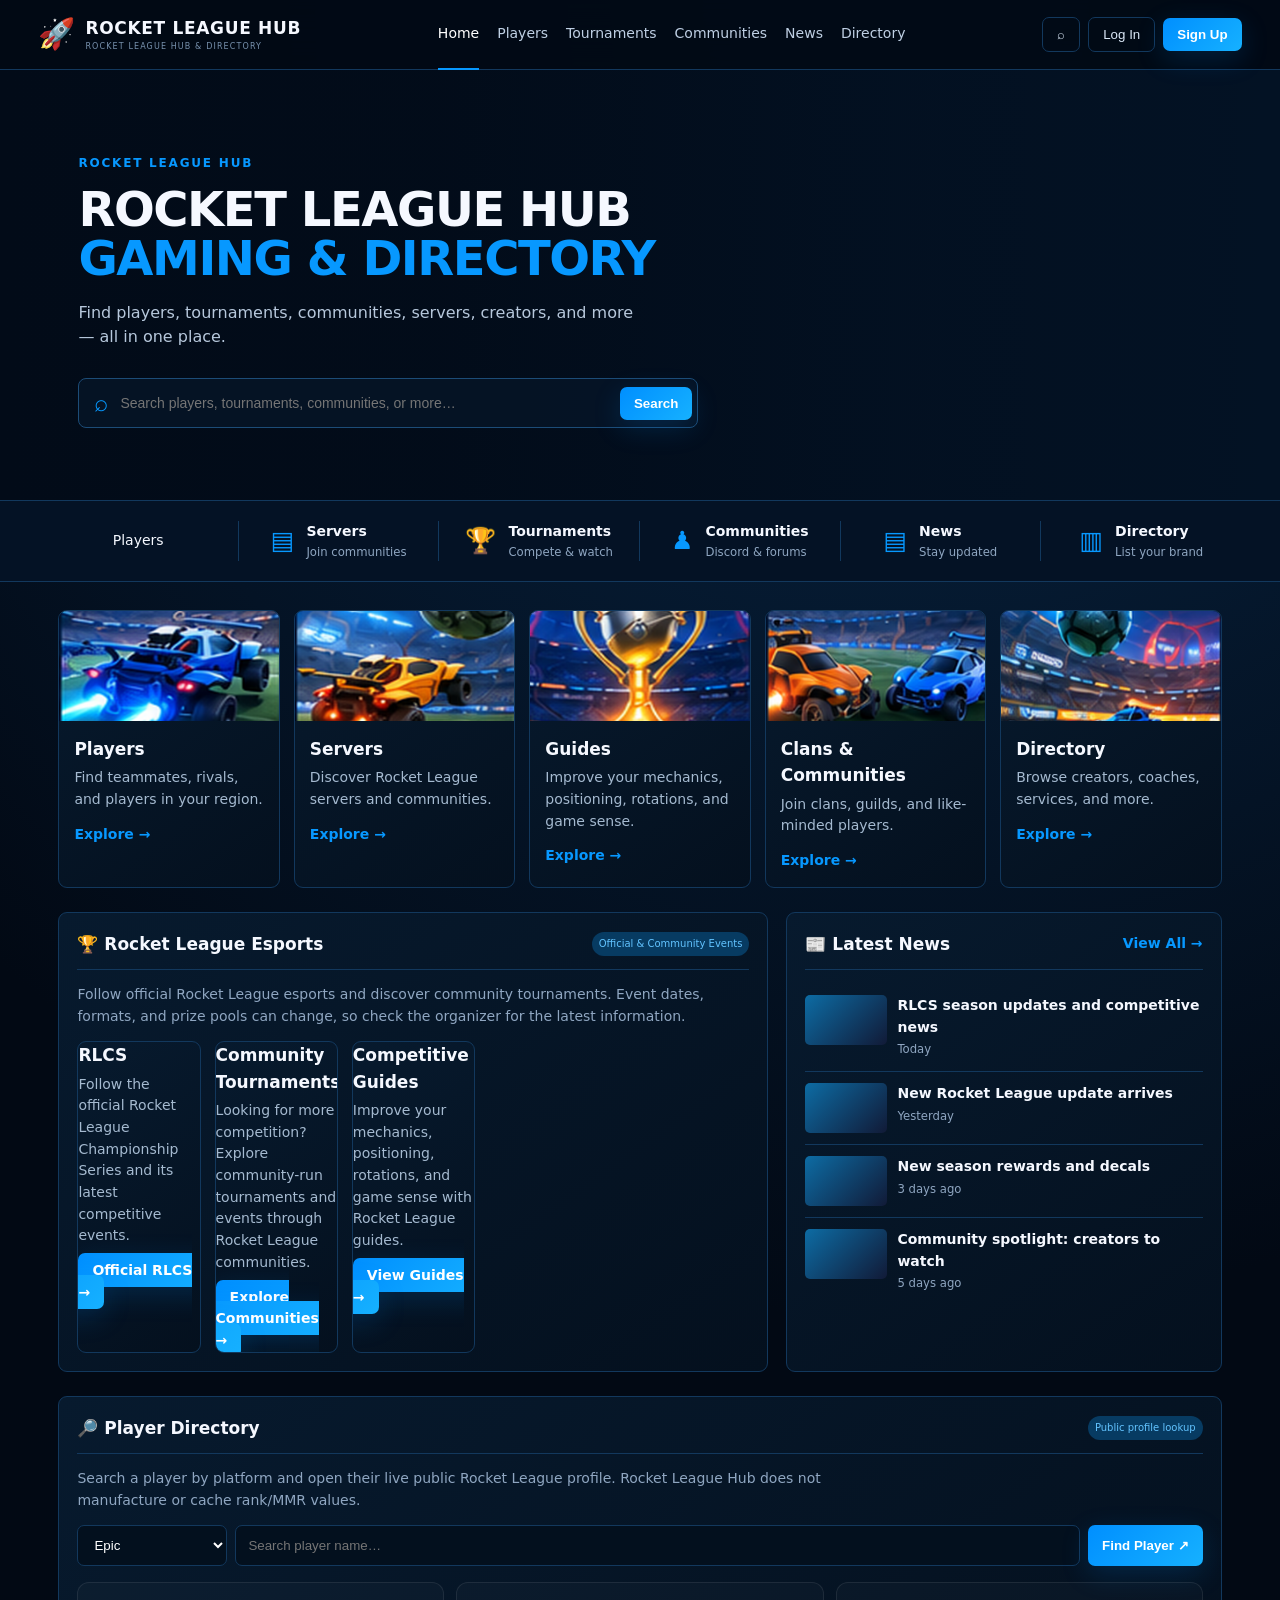
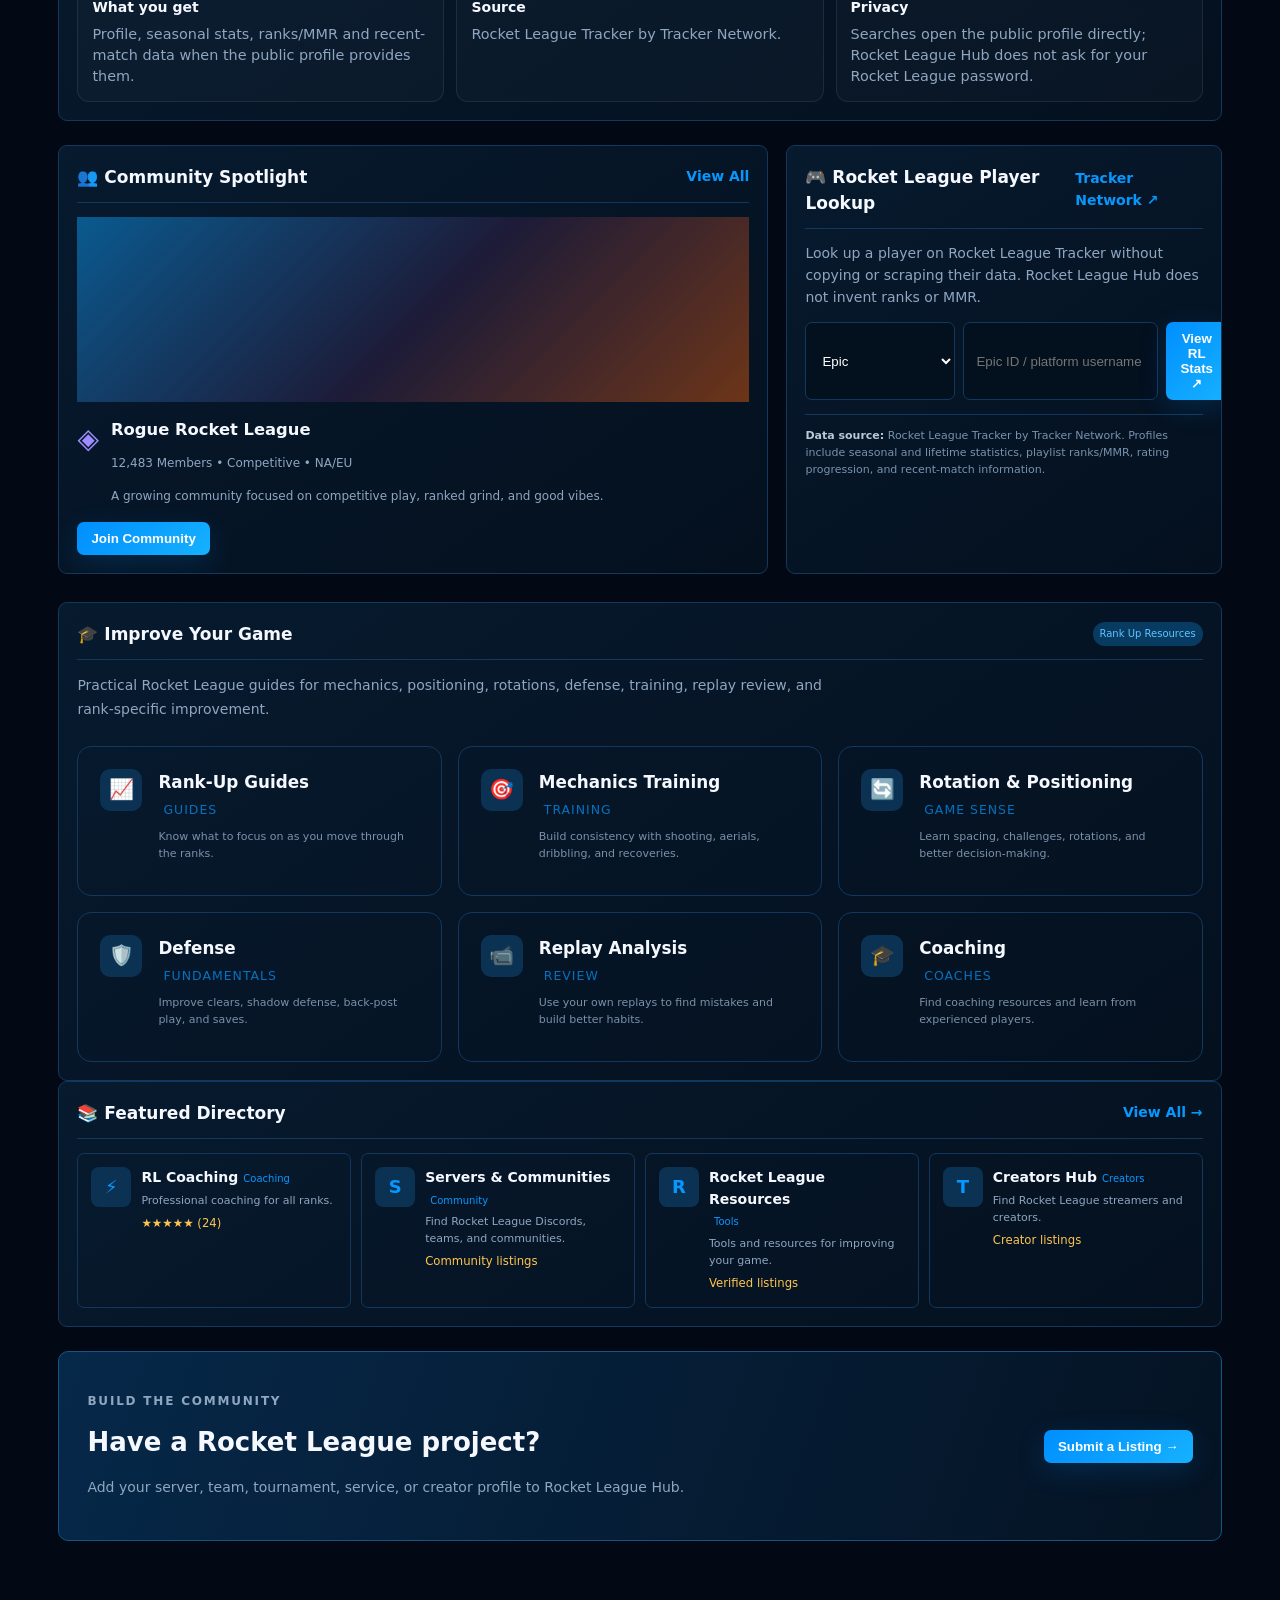
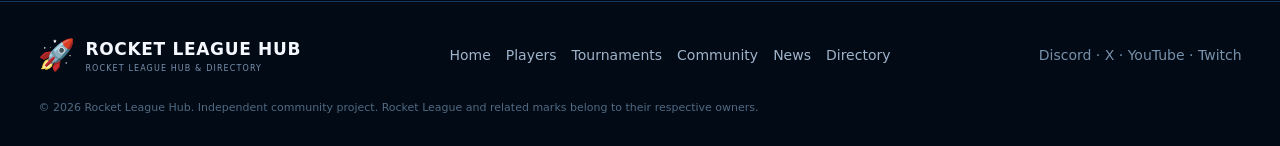
<file: index.html>
<!doctype html>
<html lang="en">
<head>
<meta name="google-site-verification" content="fpXnjOnXC3pmYMSv9R3XrujtdoFnlYqd6JfPbg1E_vA" />
  <meta name="viewport" content="width=device-width, initial-scale=1">
<meta name="description" content="Rocket League Hub for players: find teammates with LFG lobbies, search players, explore Rocket League guides, and discover communities and training resources.">
<title>Rocket League Hub | Players, LFG, Guides & Communities</title>
  <link rel="stylesheet" href="styles.css">

    <meta name="robots" content="index, follow, max-image-preview:large, max-snippet:-1, max-video-preview:-1">
   <meta name="author" content="Rocket League Hub">
    <meta name="theme-color" content="#070b16">
    <meta name="application-name" content="Rocket League Hub">
    <meta name="keywords" content="Rocket League, Rocket League stats, Rocket League players, Rocket League tournaments, Rocket League communities, Rocket League directory, Rocket League esports, Rocket League news">
 <link rel="canonical" href="https://rocketleaguehub.pages.dev/">
    <!-- Open Graph -->
    <meta property="og:type" content="website">
  <meta property="og:site_name" content="Rocket League Hub">
   <meta property="og:title" content="Rocket League Hub | Rocket League Gaming Hub & Directory">
    <meta property="og:description" content="Discover Rocket League players, communities, tournaments, creators, esports resources, and gaming services in one hub.">
  <meta property="og:url" content="https://rocketleaguehub.pages.dev/">
  <meta property="og:image" content="https://rocketleaguehub.pages.dev/assets/rocket-port-hero.png">
    <meta property="og:image:alt="Rocket League Hub Rocket League gaming hub"
    <!-- X / Twitter -->
    <meta name="twitter:card" content="summary_large_image">
    <meta name="twitter:title" content="Rocket League Hub | Rocket League Gaming Hub & Directory">
    <meta name="twitter:description" content="Your hub for Rocket League players, tournaments, communities, creators, esports, and gaming resources.">
   <meta name="twitter:image" content="https://rocketleaguehub.pages.dev/assets/rocket-port-hero.png">

    <!-- JSON-LD: WebSite + Organization -->
    <script type="application/ld+json">
    {
      "@context": "https://schema.org",
      "@type": "WebSite",
     "name": "Rocket League Hub",
      "alternateName": "Rocket League Hub Gaming Hub & Directory",
      "url": "https://rocketleaguehub.pages.dev/",
      "description": "Rocket League gaming hub and directory for players, tournaments, communities, creators, esports resources, and gaming services.",
      "potentialAction": {
        "@type": "SearchAction",
        "target": "https://rocketleaguehub.pages.dev/?q={search_term_string}",
        "query-input": "required name=search_term_string"
      }
    }
    </script>
    <script type="application/ld+json">
    {
      "@context": "https://schema.org",
      "@type": "Organization",
     "name": "Rocket League Hub",
     "url": "https://rocketleaguehub.pages.dev/",
      "description": "Independent Rocket League gaming hub and directory."
    }
    </script>
</head>
<body>
  <header class="site-header">
   <a class="brand" href="#home" aria-label="Rocket League Hub home">
      <span class="brand-mark">🚀</span>
      <span><strong>ROCKET LEAGUE HUB</strong><small>ROCKET LEAGUE HUB & DIRECTORY</small></span>
    </a>
    <button class="menu-toggle" aria-label="Open menu">☰</button>
    <nav>
      <a class="active" href="#home">Home</a>
     <a href="players.html">Players</a>
      <a href="#tournaments">Tournaments</a>
     <a href="communities.html">Communities</a>
      <a href="#news">News</a>
      <a href="#directory">Directory</a>
    </nav>
    <div class="header-actions">
      <button class="icon-btn" id="focusSearch" aria-label="Search">⌕</button>
      <button class="ghost-btn" onclick="showToast('Account features are ready to connect to your auth provider.')">Log In</button>
      <button class="primary-btn" onclick="showToast('Signup flow ready — connect your preferred auth provider.')">Sign Up</button>
    </div>
  </header>

  <main id="home">
    <section class="hero">
      <div class="hero-overlay"></div>
      <div class="hero-content">
       <p class="eyebrow">ROCKET LEAGUE HUB</p>
       <h1>Rocket League Hub<br><span>Gaming & Directory</span></h1>
        <p class="hero-copy">Find players, tournaments, communities, servers, creators, and more — all in one place.</p>
        <form class="search" id="searchForm">
          <span>⌕</span>
          <input id="searchInput" type="search" placeholder="Search players, tournaments, communities, or more…" autocomplete="off">
          <button class="primary-btn" type="submit">Search</button>
        </form>
        <div class="search-results" id="searchResults" hidden></div>
      </div>
    </section>

    <section class="quick-links">
      <!-- Player directory navigation -->
<a href="players.html">Players</a>
      <a href="communities.html"><b>▤</b><span><strong>Servers</strong><small>Join communities</small></span></a>
      <a href="#tournaments"><b>🏆</b><span><strong>Tournaments</strong><small>Compete & watch</small></span></a>
     <a href="communities.html"><b>♟</b><span><strong>Communities</strong><small>Discord & forums</small></span></a>
      <a href="#news"><b>▤</b><span><strong>News</strong><small>Stay updated</small></span></a>
      <a href="#directory"><b>▥</b><span><strong>Directory</strong><small>List your brand</small></span></a>
    </section>

    <section class="container">
      <div class="feature-grid">
       <a class="feature-card" href="players.html"><div class="card-image players-img"></div><div><h3>Players</h3><p>Find teammates, rivals, and players in your region.</p><span>Explore →</span></div></a>
       <a class="feature-card" href="communities.html"><div class="card-image servers-img"></div><div><h3>Servers</h3><p>Discover Rocket League servers and communities.</p><span>Explore →</span></div></a>
        <a class="feature-card" href="guides.html"><div class="card-image tourney-img"></div><div><h3>Guides</h3><p>Improve your mechanics, positioning, rotations, and game sense.</p><span>Explore →</span></div></a>
        <a class="feature-card" href="communities.html">
  <div class="card-image clans-img"></div>
  <div>
    <h3>Clans & Communities</h3>
    <p>Join clans, guilds, and like-minded players.</p>
    <span>Explore →</span>
  </div>
</a>
        <a class="feature-card" href="communities.html"><div class="card-image directory-img"></div><div><h3>Directory</h3><p>Browse creators, coaches, services, and more.</p><span>Explore →</span></div></a>
      </div>

      <div class="two-col" id="tournaments">
 <section class="panel" id="tournaments">
  <div class="section-head">
    <h2>🏆 Rocket League Esports</h2>
    <span class="pill">Official & Community Events</span>
  </div>

  <p class="data-note">
    Follow official Rocket League esports and discover community tournaments.
    Event dates, formats, and prize pools can change, so check the organizer
    for the latest information.
  </p>

  <div class="feature-grid">
    <article class="feature-card">
      <h3>RLCS</h3>
      <p>
        Follow the official Rocket League Championship Series and its latest
        competitive events.
      </p>
      <a
        class="primary-btn"
        href="https://www.rocketleague.com/en-us/rlcs"
        target="_blank"
        rel="noopener">
        Official RLCS →
      </a>
    </article>

    <article class="feature-card">
      <h3>Community Tournaments</h3>
      <p>
        Looking for more competition? Explore community-run tournaments and
        events through Rocket League communities.
      </p>
      <a class="primary-btn" href="communities.html">
        Explore Communities →
      </a>
    </article>

    <article class="feature-card">
      <h3>Competitive Guides</h3>
      <p>
        Improve your mechanics, positioning, rotations, and game sense with
        Rocket League guides.
      </p>
      <a class="primary-btn" href="guides.html">
        View Guides →
      </a>
    </article>
  </div>
</section>

        <section class="panel" id="news">
          <div class="section-head"><h2>📰 Latest News</h2><a href="#">View All →</a></div>
          <div class="news-list">
            <article><div class="thumb n1"></div><div><b>RLCS season updates and competitive news</b><small>Today</small></div></article>
            <article><div class="thumb n2"></div><div><b>New Rocket League update arrives</b><small>Yesterday</small></div></article>
            <article><div class="thumb n3"></div><div><b>New season rewards and decals</b><small>3 days ago</small></div></article>
            <article><div class="thumb n4"></div><div><b>Community spotlight: creators to watch</b><small>5 days ago</small></div></article>
          </div>
        </section>
      </div>

      <section class="panel player-directory" id="player-directory">
        <div class="section-head"><h2>🔎 Player Directory</h2><span class="pill">Public profile lookup</span></div>
        <p class="data-note">Search a player by platform and open their live public Rocket League profile. Rocket League Hub does not manufacture or cache rank/MMR values.</p>
        <form class="tracker-lookup" id="playerDirectoryForm">
          <select id="directoryPlatform" aria-label="Player platform">
            <option value="epic">Epic</option>
            <option value="steam">Steam</option>
            <option value="xbox">Xbox</option>
            <option value="psn">PlayStation</option>
          </select>
          <input id="directoryUsername" type="text" placeholder="Search player name…" autocomplete="off" required>
          <button class="primary-btn" type="submit">Find Player ↗</button>
        </form>
        <div class="directory-search-help">
          <div><strong>What you get</strong><span>Profile, seasonal stats, ranks/MMR and recent-match data when the public profile provides them.</span></div>
          <div><strong>Source</strong><span>Rocket League Tracker by Tracker Network.</span></div>
          <div><strong>Privacy</strong><span>Searches open the public profile directly; Rocket League Hub does not ask for your Rocket League password.</span></div>
        </div>
      </section>

      <div class="two-col" id="communities">
        <section class="panel community-panel">
          <div class="section-head"><h2>👥 Community Spotlight</h2><a href="#">View All</a></div>
          <div class="community-hero"></div>
          <div class="community-body"><div class="discord-icon">◈</div><div><h3>Rogue Rocket League</h3><p>12,483 Members • Competitive • NA/EU</p><span>A growing community focused on competitive play, ranked grind, and good vibes.</span></div></div>
          <button class="primary-btn" onclick="showToast('Community link opened.')">Join Community</button>
        </section>

        <section class="panel" id="players">
          <div class="section-head"><h2>🎮 Rocket League Player Lookup</h2><a href="https://rocketleague.tracker.network/rocket-league" target="_blank" rel="noopener">Tracker Network ↗</a></div>
          <p class="data-note">Look up a player on Rocket League Tracker without copying or scraping their data. Rocket League Hub does not invent ranks or MMR.</p>
          <form class="tracker-lookup" id="trackerLookup">
            <select id="trackerPlatform" aria-label="Platform">
              <option value="epic">Epic</option>
              <option value="steam">Steam</option>
              <option value="xbox">Xbox</option>
              <option value="psn">PlayStation</option>
            </select>
            <input id="trackerUsername" type="text" placeholder="Epic ID / platform username" autocomplete="off">
            <button class="primary-btn" type="submit">View RL Stats ↗</button>
          </form>
          <div class="data-source">
            <strong>Data source:</strong> Rocket League Tracker by Tracker Network. Profiles include seasonal and lifetime statistics, playlist ranks/MMR, rating progression, and recent-match information.
          </div>
        </section>
      </div>
<section class="panel" id="improve">
  <div class="section-head">
    <h2>🎓 Improve Your Game</h2>
    <span class="pill">Rank Up Resources</span>
  </div>

  <p class="data-note">
    Practical Rocket League guides for mechanics, positioning, rotations,
    defense, training, replay review, and rank-specific improvement.
  </p>

  <div class="directory-grid">
    <article class="directory-item">
      <div class="dir-icon">📈</div>
      <div>
        <b>Rank-Up Guides</b>
        <span>Guides</span>
        <p>Know what to focus on as you move through the ranks.</p>
      </div>
    </article>

    <article class="directory-item">
      <div class="dir-icon">🎯</div>
      <div>
        <b>Mechanics Training</b>
        <span>Training</span>
        <p>Build consistency with shooting, aerials, dribbling, and recoveries.</p>
      </div>
    </article>

    <article class="directory-item">
      <div class="dir-icon">🔄</div>
      <div>
        <b>Rotation & Positioning</b>
        <span>Game Sense</span>
        <p>Learn spacing, challenges, rotations, and better decision-making.</p>
      </div>
    </article>

    <article class="directory-item">
      <div class="dir-icon">🛡️</div>
      <div>
        <b>Defense</b>
        <span>Fundamentals</span>
        <p>Improve clears, shadow defense, back-post play, and saves.</p>
      </div>
    </article>

    <article class="directory-item">
      <div class="dir-icon">📹</div>
      <div>
        <b>Replay Analysis</b>
        <span>Review</span>
        <p>Use your own replays to find mistakes and build better habits.</p>
      </div>
    </article>

    <article class="directory-item">
      <div class="dir-icon">🎓</div>
      <div>
        <b>Coaching</b>
        <span>Coaches</span>
        <p>Find coaching resources and learn from experienced players.</p>
      </div>
    </article>
  </div>
</section>
      <section class="panel" id="directory">
        <div class="section-head"><h2>📚 Featured Directory</h2><a href="#">View All →</a></div>
        <div class="directory-grid">
          <article class="directory-item"><div class="dir-icon">⚡</div><div><b>RL Coaching</b><span>Coaching</span><p>Professional coaching for all ranks.</p><small>★★★★★ (24)</small></div></article>
          <article class="directory-item"><div class="dir-icon">S</div><div><b>Servers & Communities</b><span>Community</span><p>Find Rocket League Discords, teams, and communities.</p><small>Community listings</small></div></article>
          <article class="directory-item"><div class="dir-icon">R</div><div><b>Rocket League Resources</b><span>Tools</span><p>Tools and resources for improving your game.</p><small>Verified listings</small></div></article>
          <article class="directory-item"><div class="dir-icon">T</div><div><b>Creators Hub</b><span>Creators</span><p>Find Rocket League streamers and creators.</p><small>Creator listings</small></div></article>
        </div>
      </section>

      <section class="cta" id="servers">
        <div><p class="eyebrow">BUILD THE COMMUNITY</p><h2>Have a Rocket League project?</h2><p>Add your server, team, tournament, service, or creator profile to Rocket League Hub.</p></div>
        <button class="primary-btn" onclick="showToast('Listing submission flow ready to connect.')">Submit a Listing →</button>
      </section>
    </section>
  </main>

  <footer>
    <div class="footer-inner">
      <div class="brand"><span class="brand-mark">🚀</span><span><strong>ROCKET LEAGUE HUB</strong><small>ROCKET LEAGUE HUB & DIRECTORY</small></span></div>
      <div class="footer-links"><a href="#home">Home</a><a href="#players">Players</a><a href="#tournaments">Tournaments</a><a href="#communities">Community</a><a href="#news">News</a><a href="#directory">Directory</a></div>
      <div class="social">Discord · X · YouTube · Twitch</div>
    </div>
   <p class="legal">© 2026 Rocket League Hub. Independent community project. Rocket League and related marks belong to their respective owners.</p>
  </footer>
  <div class="toast" id="toast" role="status"></div>
  <script src="app.js"></script>
</body>
</html>
</file>
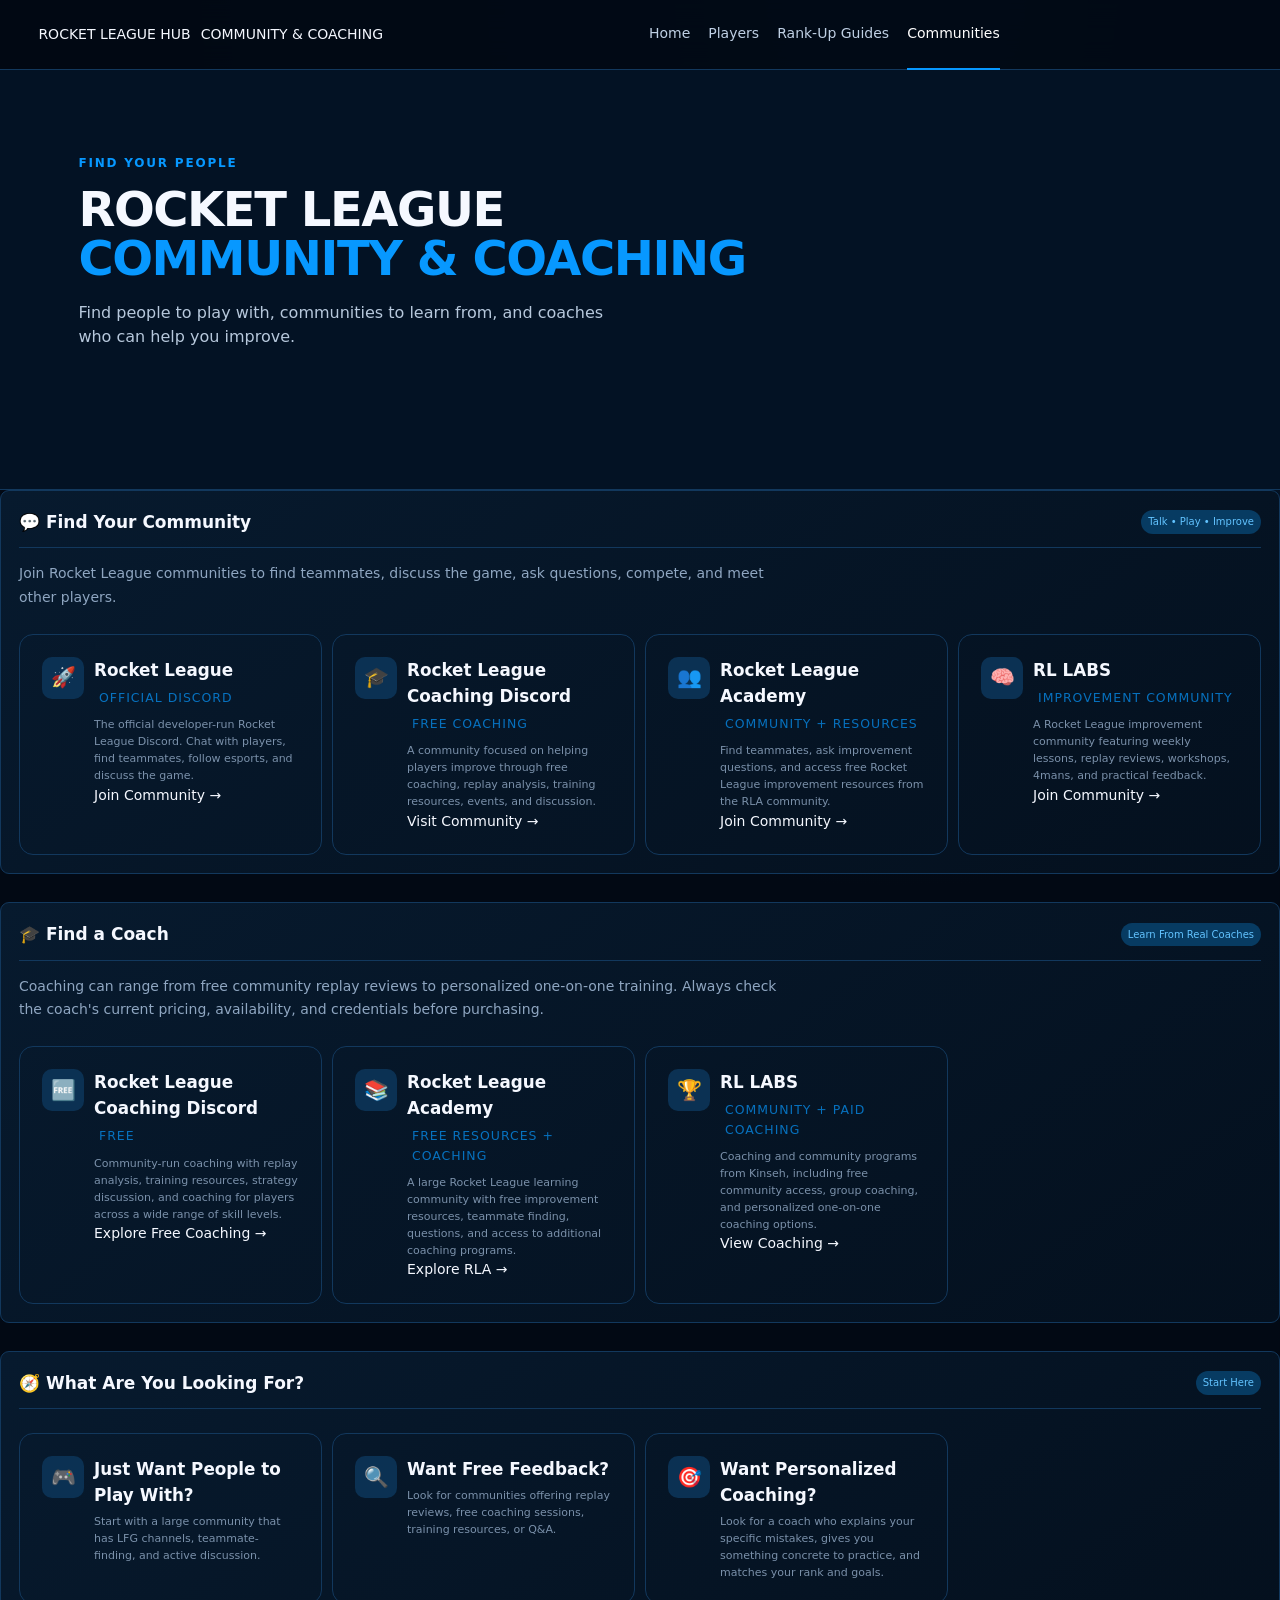
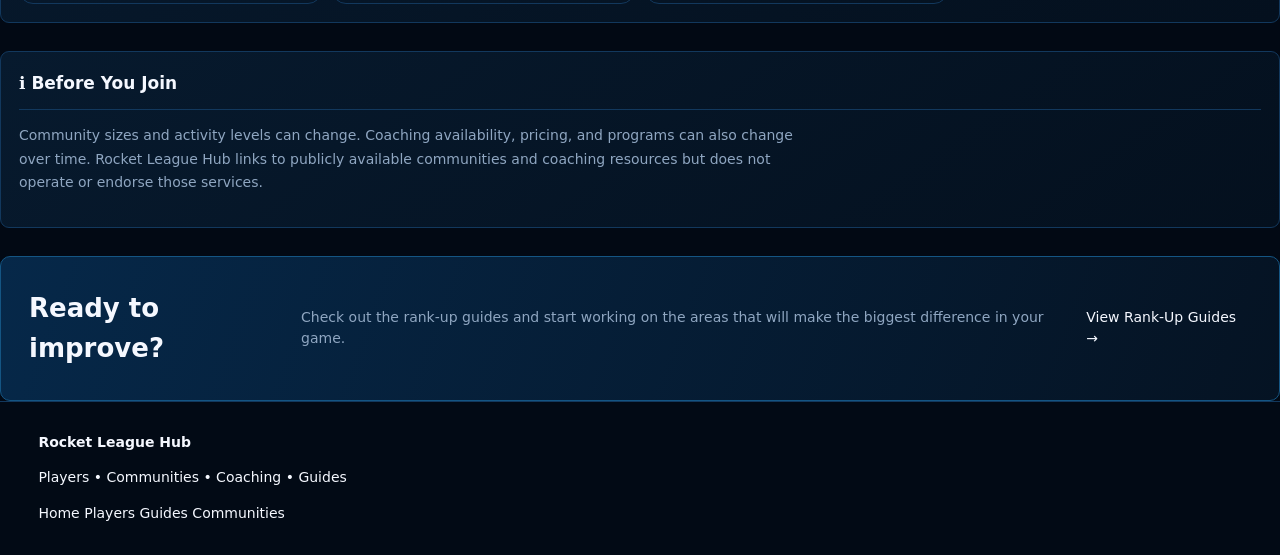
<file: communities.html>
<!DOCTYPE html>
<html lang="en">
<head>
  <meta charset="UTF-8">
  <meta name="viewport" content="width=device-width, initial-scale=1.0">

  <title>Rocket League Communities & Coaching | Rocket League Hub</title>
  <meta name="description" content="Find Rocket League communities, teammates, Discord servers, free coaching, replay reviews, and real coaching programs.">
  <meta name="robots" content="index, follow">
<link rel="canonical" href="https://rocketleaguehub.pages.dev/communities.html">
  <meta property="og:title" content="Rocket League Communities & Coaching | Rocket League Hub">
  <meta property="og:description" content="Find Rocket League players, communities, free coaching, replay reviews, and coaching programs.">
  <meta property="og:type" content="website">
 <meta property="og:url" content="https://rocketleaguehub.pages.dev/communities.html">

  <link rel="stylesheet" href="styles.css">
</head>

<body>

<header class="site-header">
  <div class="brand">
    <a href="index.html">ROCKET LEAGUE HUB</a>
    <span>COMMUNITY & COACHING</span>
  </div>

  <nav>
    <a href="index.html">Home</a>
    <a href="players.html">Players</a>
    <a href="guides.html">Rank-Up Guides</a>
    <a href="communities.html" class="active">Communities</a>
  </nav>
</header>


<main>

  <section class="hero">
    <div class="hero-content">
      <p class="eyebrow">FIND YOUR PEOPLE</p>

      <h1>
        Rocket League<br>
        <span>Community & Coaching</span>
      </h1>

      <p class="hero-copy">
        Find people to play with, communities to learn from,
        and coaches who can help you improve.
      </p>
    </div>
  </section>


  <!-- COMMUNITY SECTION -->

  <section class="panel">
    <div class="section-head">
      <h2>💬 Find Your Community</h2>
      <span class="pill">Talk • Play • Improve</span>
    </div>

    <p class="data-note">
      Join Rocket League communities to find teammates, discuss the game,
      ask questions, compete, and meet other players.
    </p>

    <div class="directory-grid">

      <article class="directory-item">
        <div class="dir-icon">🚀</div>

        <div>
          <b>Rocket League</b>
          <span>Official Discord</span>

          <p>
            The official developer-run Rocket League Discord.
            Chat with players, find teammates, follow esports, and discuss the game.
          </p>

          <a
            href="https://discord.com/servers/rocket-league-152517096104919042"
            target="_blank"
            rel="noopener noreferrer"
            class="card-link">
            Join Community →
          </a>
        </div>
      </article>


      <article class="directory-item">
        <div class="dir-icon">🎓</div>

        <div>
          <b>Rocket League Coaching Discord</b>
          <span>Free Coaching</span>

          <p>
            A community focused on helping players improve through
            free coaching, replay analysis, training resources, events, and discussion.
          </p>

          <a
            href="https://www.rlcd.gg/"
            target="_blank"
            rel="noopener noreferrer"
            class="card-link">
            Visit Community →
          </a>
        </div>
      </article>


      <article class="directory-item">
        <div class="dir-icon">👥</div>

        <div>
          <b>Rocket League Academy</b>
          <span>Community + Resources</span>

          <p>
            Find teammates, ask improvement questions, and access
            free Rocket League improvement resources from the RLA community.
          </p>

          <a
            href="https://discord.com/servers/rocket-league-academy-rla-by-spookyluke-729975157011251241"
            target="_blank"
            rel="noopener noreferrer"
            class="card-link">
            Join Community →
          </a>
        </div>
      </article>


      <article class="directory-item">
        <div class="dir-icon">🧠</div>

        <div>
          <b>RL LABS</b>
          <span>Improvement Community</span>

          <p>
            A Rocket League improvement community featuring weekly lessons,
            replay reviews, workshops, 4mans, and practical feedback.
          </p>

          <a
            href="https://discord.com/servers/rl-labs-1157426887111483394"
            target="_blank"
            rel="noopener noreferrer"
            class="card-link">
            Join Community →
          </a>
        </div>
      </article>

    </div>
  </section>


  <!-- COACHING SECTION -->

  <section class="panel">
    <div class="section-head">
      <h2>🎓 Find a Coach</h2>
      <span class="pill">Learn From Real Coaches</span>
    </div>

    <p class="data-note">
      Coaching can range from free community replay reviews to
      personalized one-on-one training. Always check the coach's
      current pricing, availability, and credentials before purchasing.
    </p>


    <div class="directory-grid">

      <article class="directory-item">
        <div class="dir-icon">🆓</div>

        <div>
          <b>Rocket League Coaching Discord</b>
          <span>Free</span>

          <p>
            Community-run coaching with replay analysis,
            training resources, strategy discussion, and coaching
            for players across a wide range of skill levels.
          </p>

          <a
            href="https://www.rlcd.gg/"
            target="_blank"
            rel="noopener noreferrer"
            class="card-link">
            Explore Free Coaching →
          </a>
        </div>
      </article>


      <article class="directory-item">
        <div class="dir-icon">📚</div>

        <div>
          <b>Rocket League Academy</b>
          <span>Free Resources + Coaching</span>

          <p>
            A large Rocket League learning community with free
            improvement resources, teammate finding, questions,
            and access to additional coaching programs.
          </p>

          <a
            href="https://discord.com/servers/rocket-league-academy-rla-by-spookyluke-729975157011251241"
            target="_blank"
            rel="noopener noreferrer"
            class="card-link">
            Explore RLA →
          </a>
        </div>
      </article>


      <article class="directory-item">
        <div class="dir-icon">🏆</div>

        <div>
          <b>RL LABS</b>
          <span>Community + Paid Coaching</span>

          <p>
            Coaching and community programs from Kinseh, including
            free community access, group coaching, and personalized
            one-on-one coaching options.
          </p>

          <a
            href="https://www.rllabs.gg/"
            target="_blank"
            rel="noopener noreferrer"
            class="card-link">
            View Coaching →
          </a>
        </div>
      </article>

    </div>
  </section>


  <!-- HOW TO CHOOSE -->

  <section class="panel">

    <div class="section-head">
      <h2>🧭 What Are You Looking For?</h2>
      <span class="pill">Start Here</span>
    </div>

    <div class="directory-grid">

      <article class="directory-item">
        <div class="dir-icon">🎮</div>

        <div>
          <b>Just Want People to Play With?</b>

          <p>
            Start with a large community that has LFG channels,
            teammate-finding, and active discussion.
          </p>
        </div>
      </article>


      <article class="directory-item">
        <div class="dir-icon">🔍</div>

        <div>
          <b>Want Free Feedback?</b>

          <p>
            Look for communities offering replay reviews,
            free coaching sessions, training resources, or Q&A.
          </p>
        </div>
      </article>


      <article class="directory-item">
        <div class="dir-icon">🎯</div>

        <div>
          <b>Want Personalized Coaching?</b>

          <p>
            Look for a coach who explains your specific mistakes,
            gives you something concrete to practice, and matches
            your rank and goals.
          </p>
        </div>
      </article>

    </div>
  </section>


  <!-- NOTE -->

  <section class="panel">

    <div class="section-head">
      <h2>ℹ️ Before You Join</h2>
    </div>

    <p class="data-note">
      Community sizes and activity levels can change. Coaching availability,
      pricing, and programs can also change over time. Rocket League Hub
      links to publicly available communities and coaching resources but
      does not operate or endorse those services.
    </p>

  </section>


  <section class="cta">
    <h2>Ready to improve?</h2>

    <p>
      Check out the rank-up guides and start working on the areas
      that will make the biggest difference in your game.
    </p>

    <a href="guides.html" class="btn">
      View Rank-Up Guides →
    </a>
  </section>

</main>


<footer>
  <div>
    <strong>Rocket League Hub</strong>
    <p>Players • Communities • Coaching • Guides</p>
  </div>

  <div>
    <a href="index.html">Home</a>
    <a href="players.html">Players</a>
    <a href="guides.html">Guides</a>
    <a href="communities.html">Communities</a>
  </div>
</footer>

</body>
</html>
</file>
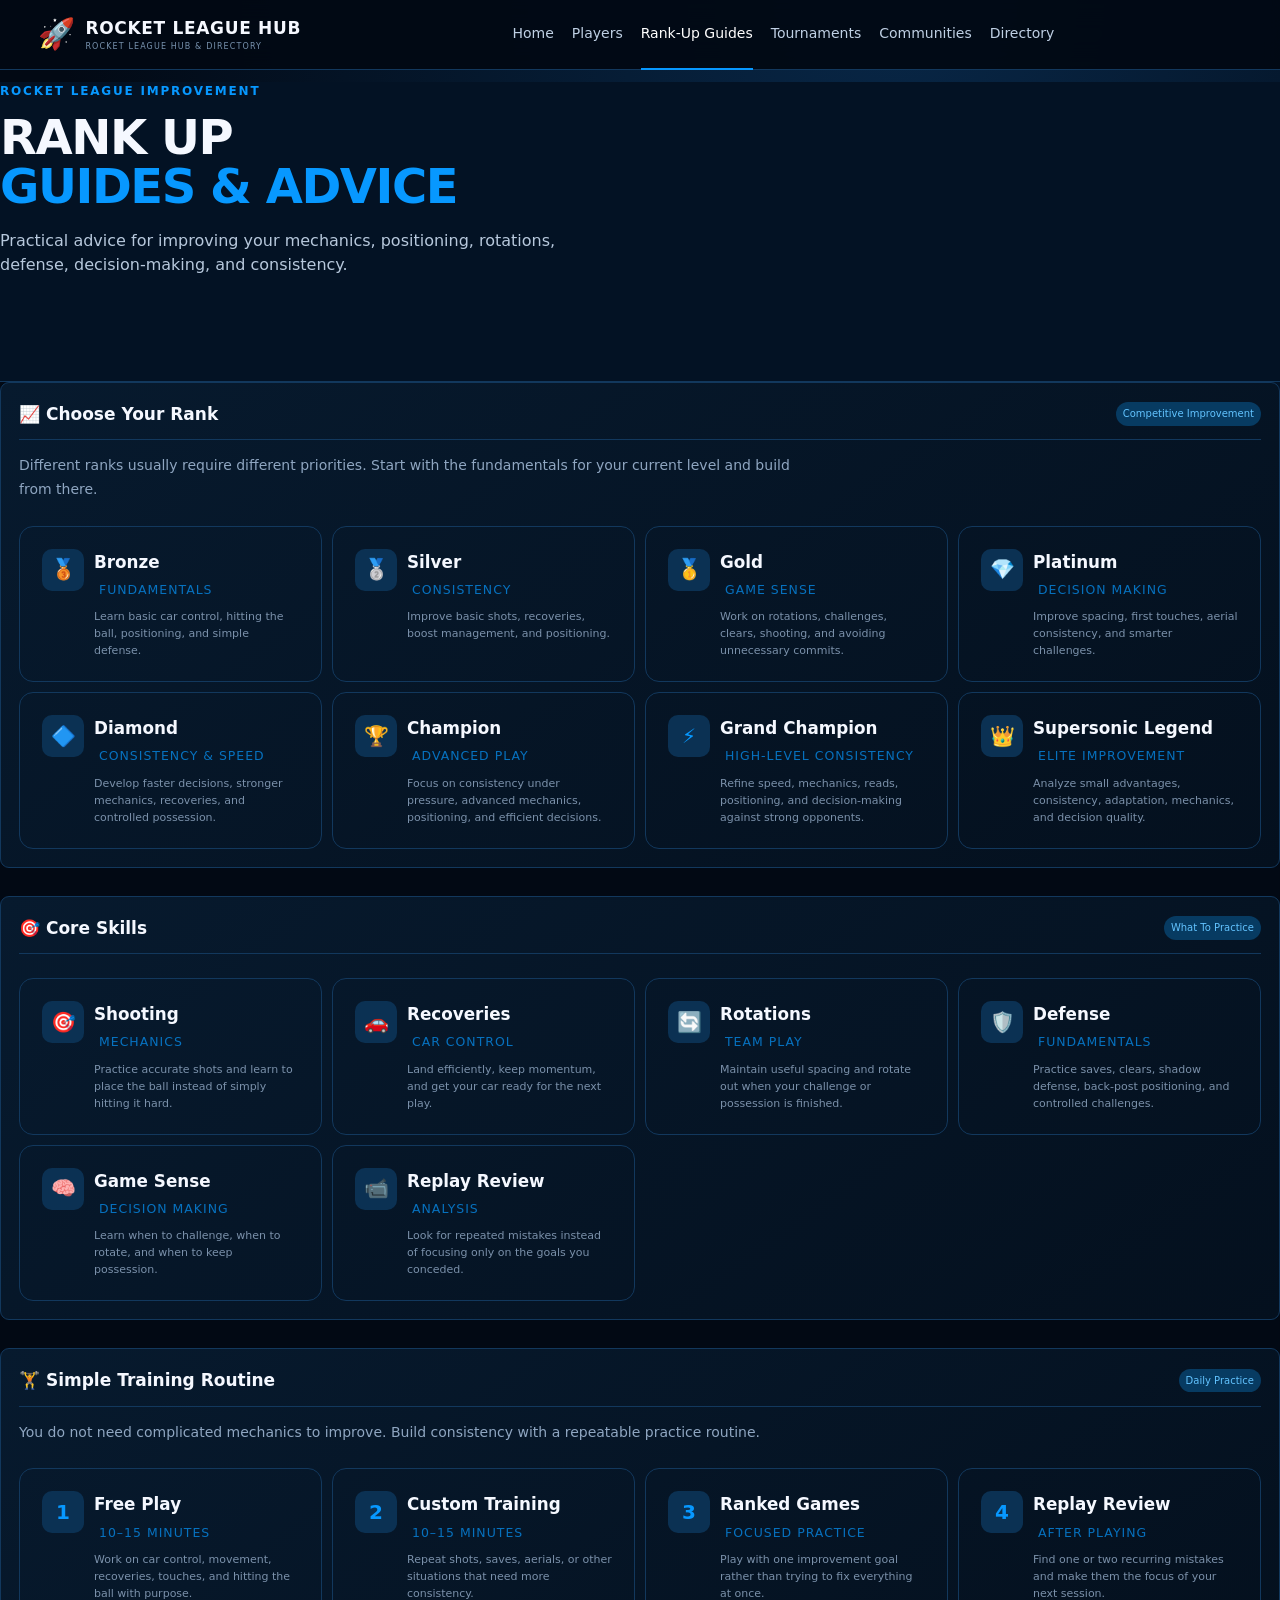
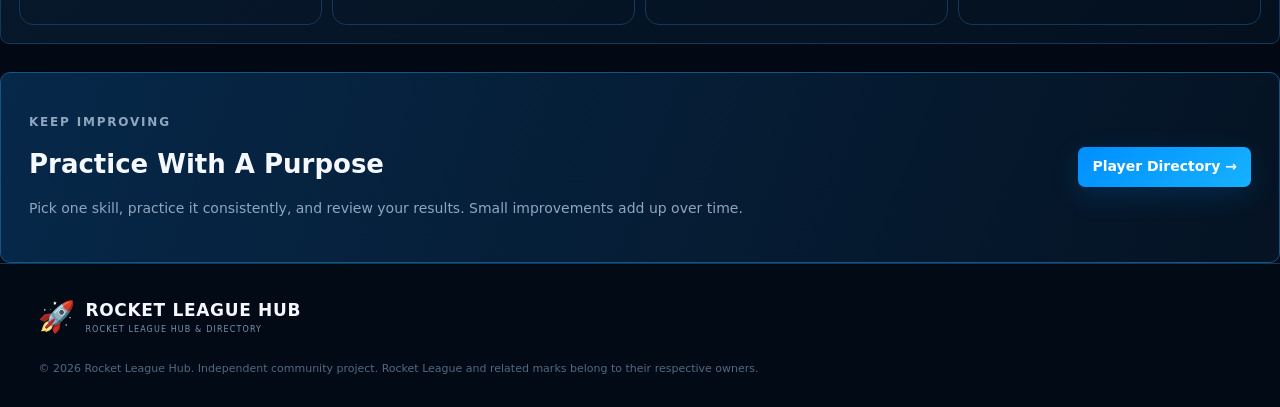
<file: guides.html>
<!DOCTYPE html>
<html lang="en">
<head>
  <meta charset="UTF-8">
  <meta name="viewport" content="width=device-width, initial-scale=1.0">

  <title>Rocket League Rank-Up Guides | Rocket League Hub</title>

  <meta
    name="description"
    content="Rocket League rank-up guides for Bronze through SSL. Learn mechanics, positioning, rotations, defense, training, replay analysis, and game sense."
  >

 <link rel="canonical" href="https://rocketleaguehub.pages.dev/guides.html">
  <link rel="stylesheet" href="styles.css">

  <meta property="og:title" content="Rocket League Rank-Up Guides | Rocket League Hub">
  <meta property="og:description" content="Practical Rocket League improvement guides for every competitive rank.">
  <meta property="og:type" content="website">
  <meta property="og:url" content="https://rocketleaguehub.pages.dev/guides.html">

  <meta name="twitter:card" content="summary">
  <meta name="twitter:title" content="Rocket League Rank-Up Guides | Rocket League Hub">
  <meta name="twitter:description" content="Practical Rocket League improvement guides for every competitive rank.">
</head>

<body>

  <header class="site-header">
    <a class="brand" href="index.html" aria-label="Rocket League Hub home">
      <span class="brand-mark">🚀</span>
      <span>
        <strong>ROCKET LEAGUE HUB</strong>
        <small>ROCKET LEAGUE HUB & DIRECTORY</small>
      </span>
    </a>

    <nav>
      <a href="index.html">Home</a>
      <a href="players.html">Players</a>
      <a href="guides.html" class="active">Rank-Up Guides</a>
      <a href="index.html#tournaments">Tournaments</a>
      <a href="index.html#communities">Communities</a>
      <a href="index.html#directory">Directory</a>
    </nav>
  </header>

  <main>

    <section class="hero">
      <p class="eyebrow">ROCKET LEAGUE IMPROVEMENT</p>

      <h1>
        Rank Up<br>
        <span>Guides & Advice</span>
      </h1>

      <p class="hero-copy">
        Practical advice for improving your mechanics, positioning,
        rotations, defense, decision-making, and consistency.
      </p>
    </section>


    <section class="panel">
      <div class="section-head">
        <h2>📈 Choose Your Rank</h2>
        <span class="pill">Competitive Improvement</span>
      </div>

      <p class="data-note">
        Different ranks usually require different priorities. Start with
        the fundamentals for your current level and build from there.
      </p>

      <div class="directory-grid">

        <article class="directory-item">
          <div class="dir-icon">🥉</div>
          <div>
            <b>Bronze</b>
            <span>Fundamentals</span>
            <p>Learn basic car control, hitting the ball, positioning, and simple defense.</p>
          </div>
        </article>

        <article class="directory-item">
          <div class="dir-icon">🥈</div>
          <div>
            <b>Silver</b>
            <span>Consistency</span>
            <p>Improve basic shots, recoveries, boost management, and positioning.</p>
          </div>
        </article>

        <article class="directory-item">
          <div class="dir-icon">🥇</div>
          <div>
            <b>Gold</b>
            <span>Game Sense</span>
            <p>Work on rotations, challenges, clears, shooting, and avoiding unnecessary commits.</p>
          </div>
        </article>

        <article class="directory-item">
          <div class="dir-icon">💎</div>
          <div>
            <b>Platinum</b>
            <span>Decision Making</span>
            <p>Improve spacing, first touches, aerial consistency, and smarter challenges.</p>
          </div>
        </article>

        <article class="directory-item">
          <div class="dir-icon">🔷</div>
          <div>
            <b>Diamond</b>
            <span>Consistency & Speed</span>
            <p>Develop faster decisions, stronger mechanics, recoveries, and controlled possession.</p>
          </div>
        </article>

        <article class="directory-item">
          <div class="dir-icon">🏆</div>
          <div>
            <b>Champion</b>
            <span>Advanced Play</span>
            <p>Focus on consistency under pressure, advanced mechanics, positioning, and efficient decisions.</p>
          </div>
        </article>

        <article class="directory-item">
          <div class="dir-icon">⚡</div>
          <div>
            <b>Grand Champion</b>
            <span>High-Level Consistency</span>
            <p>Refine speed, mechanics, reads, positioning, and decision-making against strong opponents.</p>
          </div>
        </article>

        <article class="directory-item">
          <div class="dir-icon">👑</div>
          <div>
            <b>Supersonic Legend</b>
            <span>Elite Improvement</span>
            <p>Analyze small advantages, consistency, adaptation, mechanics, and decision quality.</p>
          </div>
        </article>

      </div>
    </section>


    <section class="panel">
      <div class="section-head">
        <h2>🎯 Core Skills</h2>
        <span class="pill">What To Practice</span>
      </div>

      <div class="directory-grid">

        <article class="directory-item">
          <div class="dir-icon">🎯</div>
          <div>
            <b>Shooting</b>
            <span>Mechanics</span>
            <p>Practice accurate shots and learn to place the ball instead of simply hitting it hard.</p>
          </div>
        </article>

        <article class="directory-item">
          <div class="dir-icon">🚗</div>
          <div>
            <b>Recoveries</b>
            <span>Car Control</span>
            <p>Land efficiently, keep momentum, and get your car ready for the next play.</p>
          </div>
        </article>

        <article class="directory-item">
          <div class="dir-icon">🔄</div>
          <div>
            <b>Rotations</b>
            <span>Team Play</span>
            <p>Maintain useful spacing and rotate out when your challenge or possession is finished.</p>
          </div>
        </article>

        <article class="directory-item">
          <div class="dir-icon">🛡️</div>
          <div>
            <b>Defense</b>
            <span>Fundamentals</span>
            <p>Practice saves, clears, shadow defense, back-post positioning, and controlled challenges.</p>
          </div>
        </article>

        <article class="directory-item">
          <div class="dir-icon">🧠</div>
          <div>
            <b>Game Sense</b>
            <span>Decision Making</span>
            <p>Learn when to challenge, when to rotate, and when to keep possession.</p>
          </div>
        </article>

        <article class="directory-item">
          <div class="dir-icon">📹</div>
          <div>
            <b>Replay Review</b>
            <span>Analysis</span>
            <p>Look for repeated mistakes instead of focusing only on the goals you conceded.</p>
          </div>
        </article>

      </div>
    </section>


    <section class="panel">
      <div class="section-head">
        <h2>🏋️ Simple Training Routine</h2>
        <span class="pill">Daily Practice</span>
      </div>

      <p class="data-note">
        You do not need complicated mechanics to improve. Build consistency
        with a repeatable practice routine.
      </p>

      <div class="directory-grid">

        <article class="directory-item">
          <div class="dir-icon">1</div>
          <div>
            <b>Free Play</b>
            <span>10–15 Minutes</span>
            <p>Work on car control, movement, recoveries, touches, and hitting the ball with purpose.</p>
          </div>
        </article>

        <article class="directory-item">
          <div class="dir-icon">2</div>
          <div>
            <b>Custom Training</b>
            <span>10–15 Minutes</span>
            <p>Repeat shots, saves, aerials, or other situations that need more consistency.</p>
          </div>
        </article>

        <article class="directory-item">
          <div class="dir-icon">3</div>
          <div>
            <b>Ranked Games</b>
            <span>Focused Practice</span>
            <p>Play with one improvement goal rather than trying to fix everything at once.</p>
          </div>
        </article>

        <article class="directory-item">
          <div class="dir-icon">4</div>
          <div>
            <b>Replay Review</b>
            <span>After Playing</span>
            <p>Find one or two recurring mistakes and make them the focus of your next session.</p>
          </div>
        </article>

      </div>
    </section>


    <section class="cta">
      <div>
        <p class="eyebrow">KEEP IMPROVING</p>
        <h2>Practice With A Purpose</h2>
        <p>
          Pick one skill, practice it consistently, and review your results.
          Small improvements add up over time.
        </p>
      </div>

      <a class="primary-btn" href="players.html">
        Player Directory →
      </a>
    </section>

  </main>


  <footer class="site-footer">
    <div class="brand">
      <span class="brand-mark">🚀</span>
      <span>
        <strong>ROCKET LEAGUE HUB</strong>
        <small>ROCKET LEAGUE HUB & DIRECTORY</small>
      </span>
    </div>

    <p class="legal">
      © 2026 Rocket League Hub. Independent community project.
      Rocket League and related marks belong to their respective owners.
    </p>
  </footer>

</body>
</html>
</file>
<file: styles.css>
:root{--bg:#020914;--panel:#061426;--panel2:#091b31;--line:#12385d;--blue:#0798ff;--blue2:#36b6ff;--orange:#ff7b1a;--text:#f5f8ff;--muted:#8fa6c1}*{box-sizing:border-box}html{scroll-behavior:smooth}body{margin:0;background:radial-gradient(circle at 70% 0,#082747 0,#020914 38%);color:var(--text);font:14px/1.55 Inter,system-ui,-apple-system,Segoe UI,sans-serif}a{color:inherit;text-decoration:none}.site-header{height:70px;display:flex;align-items:center;gap:24px;padding:0 3%;position:sticky;top:0;z-index:10;background:rgba(2,9,20,.94);border-bottom:1px solid var(--line);backdrop-filter:blur(14px)}.brand{display:flex;align-items:center;gap:10px;min-width:max-content}.brand-mark{font-size:30px}.brand strong{display:block;font-size:17px;letter-spacing:.04em}.brand em{color:var(--blue);font-style:normal}.brand small{display:block;color:#7892ae;font-size:8px;letter-spacing:.14em}nav{display:flex;gap:18px;flex:1;justify-content:center}nav a{color:#bfd0e4;padding:24px 0;border-bottom:2px solid transparent}nav a:hover,nav a.active{color:#fff;border-color:var(--blue)}.header-actions{display:flex;gap:8px;align-items:center}.ghost-btn,.icon-btn,.primary-btn{border:1px solid var(--line);background:transparent;color:#dbe9f8;border-radius:7px;padding:9px 14px;cursor:pointer}.primary-btn{background:linear-gradient(135deg,#008fff,#16b1ff);border:0;color:white;font-weight:800;box-shadow:0 8px 28px #008fff2b}.menu-toggle{display:none;background:none;color:white;border:0;font-size:24px}.hero{min-height:420px;position:relative;background:#031224 url("assets/rocket-port-hero.png") center/cover no-repeat;border-bottom:1px solid var(--line)}.hero-overlay{position:absolute;inset:0;background:linear-gradient(90deg,#020b18 0%,#020b18df 34%,#020b1840 70%,#020b1800)}.hero-content{position:relative;max-width:1200px;margin:auto;padding:72px 3%}.eyebrow{color:var(--blue);font-weight:900;letter-spacing:.15em;font-size:12px}.hero h1{font-size:48px;line-height:1.02;margin:8px 0 18px;text-transform:uppercase;letter-spacing:-.03em}.hero h1 span{color:var(--blue)}.hero-copy{max-width:560px;color:#b7c8dc;font-size:16px}.search{max-width:620px;margin-top:28px;display:flex;align-items:center;background:#061426e8;border:1px solid #1c4c77;border-radius:8px;padding:4px 5px 4px 15px}.search span{font-size:24px;color:var(--blue)}.search input{flex:1;background:none;border:0;outline:0;color:#fff;padding:12px;font-size:14px}.search-results{max-width:620px;background:#07192c;border:1px solid var(--line);border-radius:8px;margin-top:5px;padding:8px}.result{padding:10px;border-radius:6px}.result:hover{background:#0b2744}.quick-links{display:grid;grid-template-columns:repeat(6,1fr);background:#041225;border-bottom:1px solid var(--line);padding:20px 3%}.quick-links a{display:flex;gap:12px;align-items:center;justify-content:center;border-right:1px solid var(--line)}.quick-links a:last-child{border:0}.quick-links b{font-size:25px;color:var(--blue)}.quick-links small,.quick-links strong{display:block}.quick-links small{color:var(--muted)}.container{max-width:1240px;margin:auto;padding:28px 3% 60px}.feature-grid{display:grid;grid-template-columns:repeat(5,1fr);gap:14px}.feature-card,.panel{background:linear-gradient(145deg,#071a2e,#04101e);border:1px solid var(--line);border-radius:9px;overflow:hidden}.feature-card{transition:.2s}.feature-card:hover{transform:translateY(-3px);border-color:#177cc0}.feature-card>div:last-child{padding:15px}.card-image{height:110px;background:linear-gradient(135deg,#0a4f82,#051326);position:relative}.players-img{background:linear-gradient(135deg,#0a5d99,#06101f)}.servers-img{background:linear-gradient(135deg,#242a59,#081124)}.tourney-img{background:linear-gradient(135deg,#7b421f,#101424)}.clans-img{background:linear-gradient(135deg,#8a3b18,#0b1527)}.directory-img{background:linear-gradient(135deg,#155f91,#071426)}.feature-card h3{margin:0 0 5px;font-size:17px}.feature-card p{color:#a5bad0;margin:0 0 13px}.feature-card span,.section-head a{color:var(--blue);font-weight:800}.two-col{display:grid;grid-template-columns:1.55fr .95fr;gap:18px;margin-top:24px}.panel{padding:18px}.section-head{display:flex;justify-content:space-between;align-items:center;border-bottom:1px solid var(--line);padding-bottom:12px;margin-bottom:14px}.section-head h2{font-size:17px;margin:0}.tournament-feature{display:grid;grid-template-columns:1.25fr 1fr;border:1px solid var(--line);border-radius:8px;overflow:hidden}.tourney-art,.community-hero{min-height:185px;background:linear-gradient(135deg,#0a5a8f,#1d1b38 52%,#6d3518)}.tourney-info{padding:18px}.tourney-info h3{display:inline-block;margin:0 8px 8px 0;font-size:20px}.pill,.tourney-list i{font-size:10px;color:#62c3ff;background:#073b62;padding:4px 7px;border-radius:20px;font-style:normal}.tourney-info p,.tourney-info small{color:var(--muted)}.tourney-info strong{display:block;font-size:23px;margin:20px 0}.tourney-info strong small{font-size:11px;margin-left:5px}.tourney-list{display:grid;grid-template-columns:repeat(3,1fr);gap:8px;margin-top:10px}.tourney-list article{border:1px solid var(--line);padding:11px;border-radius:7px;display:flex;flex-direction:column;gap:3px}.tourney-list span{color:var(--muted);font-size:11px}.tourney-list i{width:max-content}.news-list article{display:flex;gap:10px;padding:11px 0;border-bottom:1px solid var(--line)}.news-list article:last-child{border:0}.thumb{width:82px;height:50px;border-radius:5px;background:linear-gradient(135deg,#0d6ca4,#111a37);flex:none}.news-list b{display:block}.news-list small{color:var(--muted)}.community-panel{position:relative}.community-body{display:flex;gap:12px;padding:15px 0}.discord-icon{font-size:28px;color:#9d8cff}.community-body h3{margin:0}.community-body p,.community-body span{color:var(--muted);font-size:12px}.leaderboard{list-style:none;padding:0;margin:0}.leaderboard li{display:grid;grid-template-columns:30px 1fr auto;padding:12px 0;border-bottom:1px solid var(--line);align-items:center}.leaderboard li:last-child{border:0}.leaderboard span{color:var(--orange);font-weight:900}.leaderboard small{color:var(--muted)}.directory-grid{display:grid;grid-template-columns:repeat(4,1fr);gap:10px}.directory-item{display:flex;gap:10px;padding:13px;border:1px solid var(--line);border-radius:7px}.dir-icon{width:40px;height:40px;border-radius:8px;display:grid;place-items:center;background:#0b3153;color:var(--blue);font-weight:900;font-size:18px;flex:none}.directory-item b{display:inline-block}.directory-item span{font-size:10px;color:var(--blue);margin-left:5px}.directory-item p{margin:3px 0;color:var(--muted);font-size:11px}.directory-item small{color:#ffc44f}.cta{margin-top:24px;padding:28px;border:1px solid #145583;border-radius:10px;background:linear-gradient(110deg,#062849,#051323);display:flex;align-items:center;justify-content:space-between}.cta h2{margin:3px 0;font-size:26px}.cta p{color:var(--muted)}footer{border-top:1px solid var(--line);background:#020a15;padding:30px 3%}.footer-inner{max-width:1240px;margin:auto;display:flex;align-items:center;justify-content:space-between;gap:20px}.footer-links{display:flex;gap:15px;color:#9fb3ca}.social{color:#7791ab}.legal{max-width:1240px;margin:20px auto 0;color:#506a83;font-size:11px}.toast{position:fixed;right:22px;bottom:22px;background:#0b2440;border:1px solid #17669d;padding:12px 16px;border-radius:8px;opacity:0;transform:translateY(15px);transition:.25s;pointer-events:none}.toast.show{opacity:1;transform:none}@media(max-width:950px){nav{display:none}.menu-toggle{display:block}.site-header{justify-content:space-between}.header-actions{margin-left:auto}.quick-links{grid-template-columns:repeat(3,1fr);gap:15px}.quick-links a{border:0}.feature-grid{grid-template-columns:repeat(2,1fr)}.two-col{grid-template-columns:1fr}.directory-grid{grid-template-columns:repeat(2,1fr)}}@media(max-width:600px){.hero-content{padding:52px 5%}.hero h1{font-size:35px}.quick-links{grid-template-columns:repeat(2,1fr)}.feature-grid,.directory-grid{grid-template-columns:1fr}.tournament-feature{grid-template-columns:1fr}.tourney-list{grid-template-columns:1fr}.header-actions .ghost-btn{display:none}.footer-inner{flex-direction:column;align-items:flex-start}.cta{flex-direction:column;align-items:flex-start;gap:15px}.brand strong{font-size:14px}}.data-note{color:var(--muted);max-width:760px;margin:0 0 14px}.tracker-lookup{display:grid;grid-template-columns:150px 1fr auto;gap:8px;margin:14px 0}.tracker-lookup input,.tracker-lookup select{background:#03101e;border:1px solid var(--line);border-radius:7px;color:#fff;padding:11px 12px;outline:none}.tracker-lookup input:focus,.tracker-lookup select:focus{border-color:var(--blue)}.data-source{border-top:1px solid var(--line);padding-top:12px;color:#7892ae;font-size:11px}.data-source strong{color:#b8c9db}@media(max-width:600px){.tracker-lookup{grid-template-columns:1fr}.tracker-lookup .primary-btn{width:100%}}


.player-directory { margin-top: 24px; }
.directory-search-help { display:grid; grid-template-columns:repeat(3,1fr); gap:12px; margin-top:16px; }
.directory-search-help > div { padding:14px; border:1px solid rgba(255,255,255,.08); border-radius:12px; background:rgba(255,255,255,.025); }
.directory-search-help strong { display:block; margin-bottom:5px; }
.directory-search-help span { color:#8fa6c1; font-size:.9rem; line-height:1.45; display:block; }
@media (max-width: 760px) { .directory-search-help { grid-template-columns:1fr; } }
/* =========================================
   Improve Your Game / Guides
   Clean, readable layout
   ========================================= */

#improve {
  margin-top: 28px;
}

#improve .data-note {
  max-width: 760px;
  line-height: 1.7;
}

#improve .directory-grid {
  display: grid;
  grid-template-columns: repeat(3, minmax(0, 1fr));
  gap: 16px;
  margin-top: 24px;
}

#improve .directory-item {
  min-height: 150px;
  padding: 22px;
  border-radius: 14px;
  display: flex;
  align-items: flex-start;
  gap: 16px;
}

#improve .directory-item b {
  display: block;
  margin-bottom: 5px;
  font-size: 1.05rem;
}

#improve .directory-item span {
  display: block;
  margin-bottom: 9px;
  font-size: 0.78rem;
  text-transform: uppercase;
  letter-spacing: 0.08em;
  opacity: 0.7;
}

#improve .directory-item p {
  margin: 0;
  line-height: 1.55;
  opacity: 0.85;
}

#improve .dir-icon {
  flex: 0 0 42px;
  width: 42px;
  height: 42px;
  display: grid;
  place-items: center;
  border-radius: 10px;
  font-size: 1.25rem;
}


/* Guides page */

main > .panel {
  margin-bottom: 28px;
}

main > .panel .data-note {
  max-width: 780px;
  line-height: 1.7;
}

main > .panel .directory-grid {
  margin-top: 24px;
}

main > .panel .directory-item {
  min-height: 145px;
  padding: 22px;
  border-radius: 14px;
}

main > .panel .directory-item b {
  display: block;
  margin-bottom: 5px;
  font-size: 1.05rem;
}

main > .panel .directory-item span {
  display: block;
  margin-bottom: 9px;
  font-size: 0.78rem;
  text-transform: uppercase;
  letter-spacing: 0.08em;
  opacity: 0.7;
}

main > .panel .directory-item p {
  margin: 0;
  line-height: 1.55;
  opacity: 0.85;
}

main > .panel .dir-icon {
  flex: 0 0 42px;
  width: 42px;
  height: 42px;
  display: grid;
  place-items: center;
  border-radius: 10px;
  font-size: 1.25rem;
}


/* Smaller screens */

@media (max-width: 900px) {
  #improve .directory-grid,
  main > .panel .directory-grid {
    grid-template-columns: repeat(2, minmax(0, 1fr));
  }
}

@media (max-width: 600px) {
  #improve .directory-grid,
  main > .panel .directory-grid {
    grid-template-columns: 1fr;
  }

  #improve .directory-item,
  main > .panel .directory-item {
    min-height: auto;
    padding: 18px;
  }
}
/* Clean hero for guide pages */
body:has(a[href="guides.html"].active) .hero {
  background: #031224;
  min-height: 300px;
}

body:has(a[href="guides.html"].active) .hero-overlay {
  display: none;
}
/* Remove large hero background images site-wide */
.hero {
  background-image: none !important;
  background-color: #031224 !important;
}
/* Rocket League section images */
.players-img {
  background: url("assets/players-card.png") center/cover no-repeat;
}

.servers-img {
  background: url("assets/guides-card.png") center/cover no-repeat;
}

.tourney-img {
  background: url("assets/tournaments-card.png") center/cover no-repeat;
}

.clans-img {
  background: url("assets/communities-card.png") center/cover no-repeat;
}

.directory-img {
  background: url("assets/directory-card.png") center/cover no-repeat;
}
</file>
